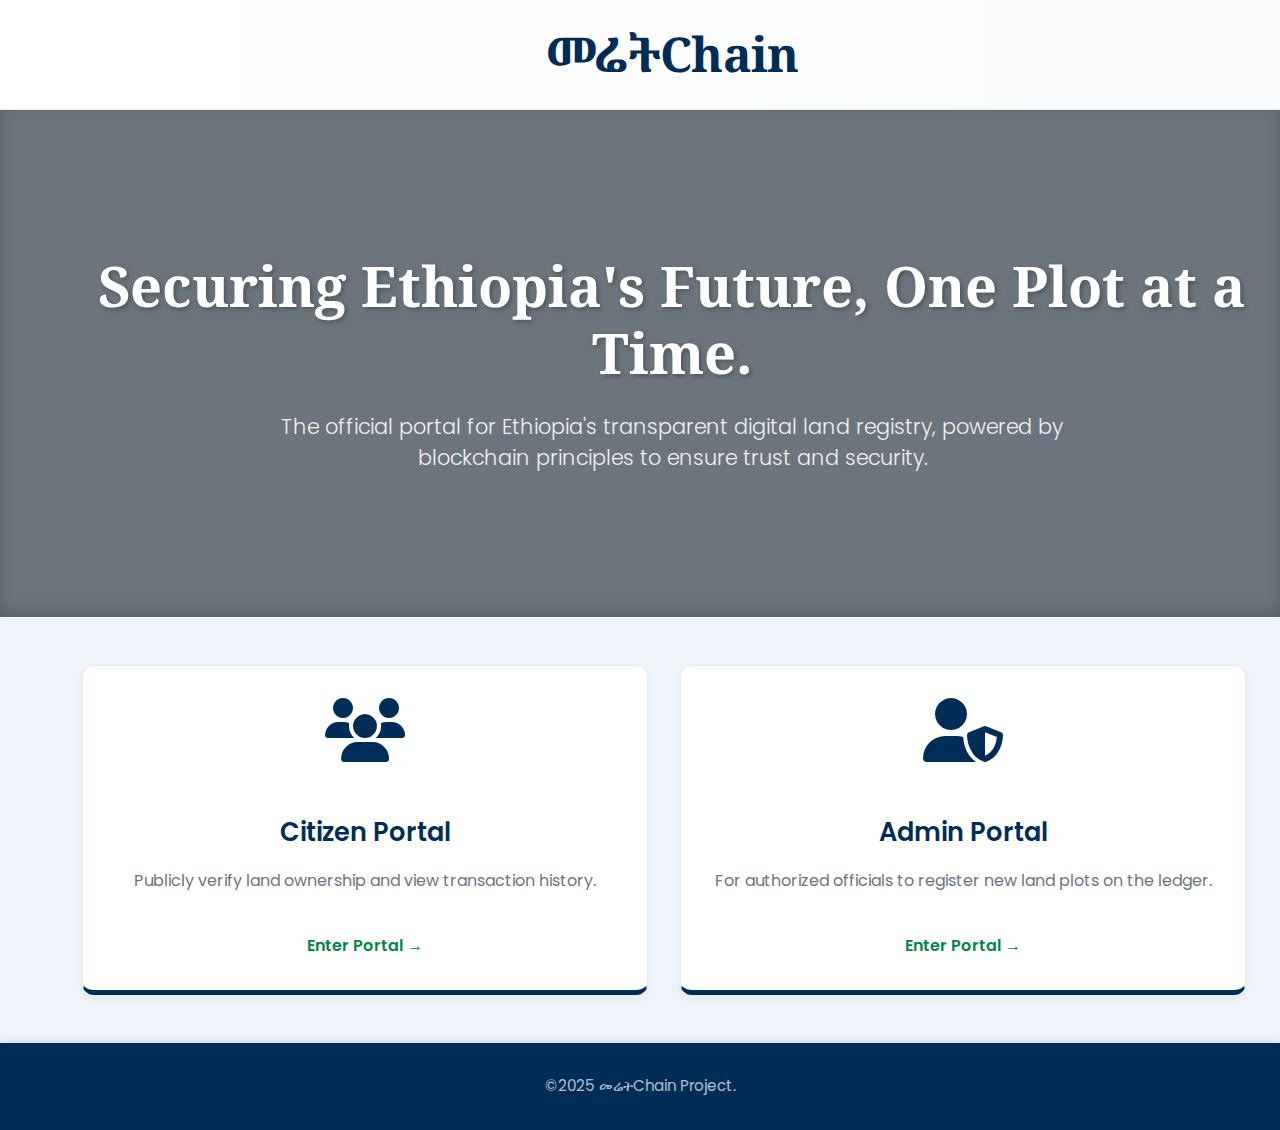
<file: index.html>
<!DOCTYPE html>
<html lang="en">
<head>
  <meta charset="utf-8">
  <meta name="viewport" content="width=device-width, initial-scale=1.0">
  <title>መሬትChain (MidirChain) - The Ethiopian Land Registry</title>
  
  <link rel="preconnect" href="https://fonts.googleapis.com">
  <link rel="preconnect" href="https://fonts.gstatic.com" crossorigin>
  <link href="https://fonts.googleapis.com/css2?family=Noto+Serif+Ethiopic:wght@700&family=Poppins:wght@400;600;700&display=swap" rel="stylesheet">
  <link rel="stylesheet" href="https://cdnjs.cloudflare.com/ajax/libs/font-awesome/6.2.0/css/all.min.css">
  
  <link href="style.css" rel="stylesheet" type="text/css" />
</head>

<body>
  <header class="main-header">
    <div class="container">
      <div class="header-left">
       
      </div>
      <div class="header-center">
        <a href="index.html" class="home-link"><h1>መሬትChain</h1></a>
      </div>
      <div class="header-right">
      </div>
    </div>
  </header>

  
  </div>
  <div id="overlay"></div> 
  <section class="hero">
    <div class="container">
      <h2>Securing Ethiopia's Future, One Plot at a Time.</h2>
      <p>The official portal for Ethiopia's transparent digital land registry, powered by blockchain principles to ensure trust and security.</p>
    </div>
  </section>

  <section class="portal-nav">
    <div class="container">
      <a href="citizen.html" class="portal-card">
        <i class="fas fa-users"></i>
        <h3>Citizen Portal</h3>
        <p>Publicly verify land ownership and view transaction history.</p>
        <span>Enter Portal →</span>
      </a>
      <a href="admin.html" class="portal-card">
        <i class="fas fa-user-shield"></i>
        <h3>Admin Portal</h3>
        <p>For authorized officials to register new land plots on the ledger.</p>
        <span>Enter Portal →</span>
      </a>
    </div>
  </section>

  <footer class="main-footer">
    <p>©2025 መሬትChain Project.</p>
  </footer>
</body>
</html>
</file>
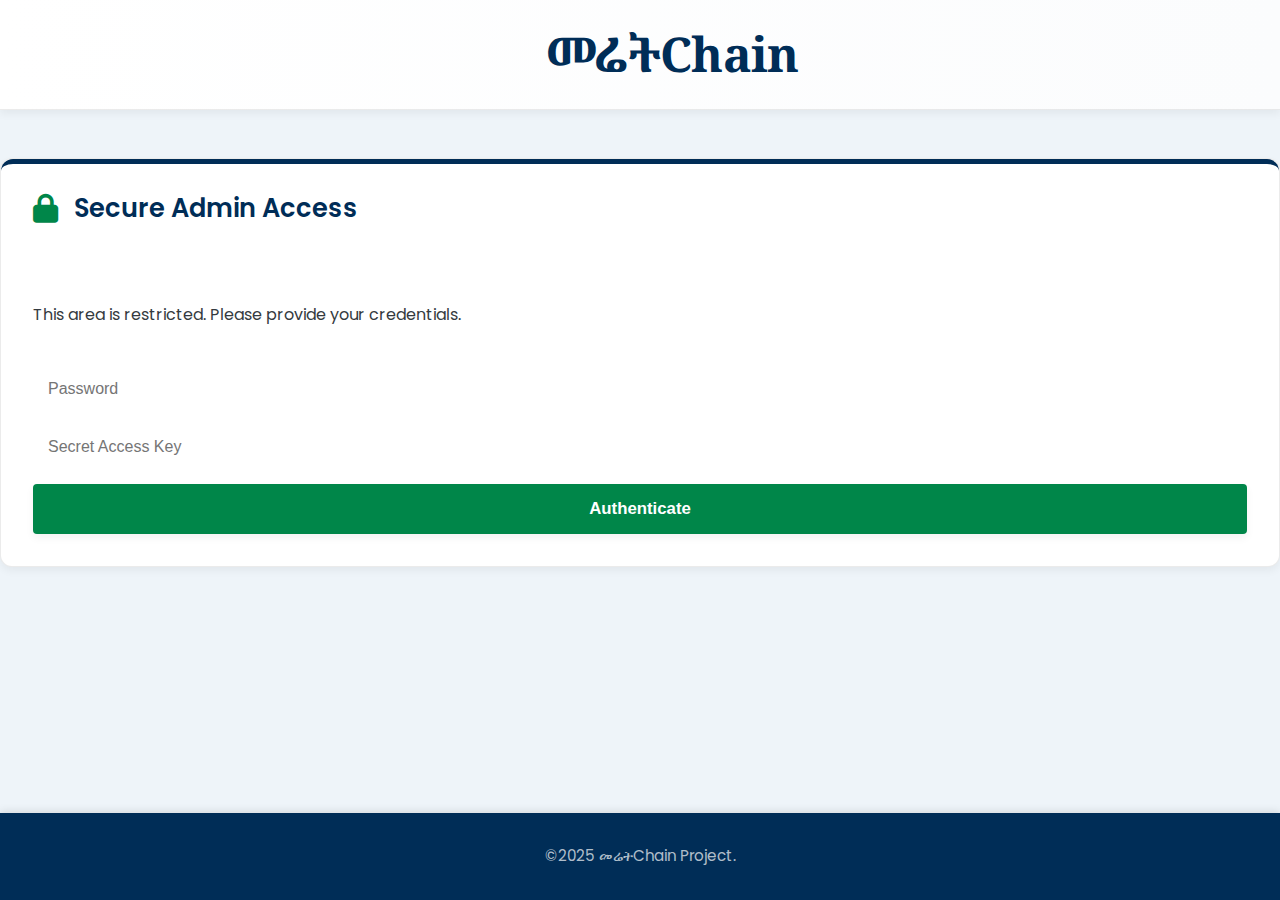
<file: admin.html>
<!DOCTYPE html>
<html lang="en">
<head>
  <meta charset="utf-8">
  <meta name="viewport" content="width=device-width, initial-scale=1.0">
  <title>Admin Portal - መሬትChain</title>
  
  <link rel="preconnect" href="https://fonts.googleapis.com">
  <link rel="preconnect" href="https://fonts.gstatic.com" crossorigin>
  <link href="https://fonts.googleapis.com/css2?family=Noto+Serif+Ethiopic:wght@700&family=Poppins:wght@400;600;700&display=swap" rel="stylesheet">
  <link rel="stylesheet" href="https://cdnjs.cloudflare.com/ajax/libs/font-awesome/6.2.0/css/all.min.css">
  
  <link href="style.css" rel="stylesheet" type="text/css" />
</head>

<body>
  <header class="main-header">
    <div class="container">
      <a href="index.html" class="home-link"><h1>መሬትChain</h1></a>
    </div>
  </header>

  <main class="container page-content">
    <!-- Login Form - Shown by default -->
    <article id="login-section">
      <header><i class="fas fa-lock"></i> Secure Admin Access</header>
      <form id="login-form">
        <p>This area is restricted. Please provide your credentials.</p>
        <input type="password" id="password" placeholder="Password" required>
        <input type="password" id="access-key" placeholder="Secret Access Key" required>
        <button type="submit" class="primary-btn">Authenticate</button>
      </form>
    </article>

    <!-- Admin Content - Hidden by default -->
    <div id="admin-content" style="display: none;">
      <article class="admin-panel">
        <header><i class="fas fa-user-shield"></i> Official Use: Register New Plot</header>
        <form id="register-form">
          <input type="text" id="plot-id" placeholder="Unique Plot ID" required>
          <input type="text" id="owner-name" placeholder="Owner's Full Name" required>
          <input type="text" id="gps-coords" placeholder="GPS Coordinates (e.g., 9.02, 38.74)" required>
          
          <!-- NEW Relational Location Fields -->
          <fieldset class="relational-location-fieldset">
            <legend>Relational Location Description (Optional)</legend>
            <input type="text" id="north-of" placeholder="North Of (e.g., Main Road)">
            <input type="text" id="south-of" placeholder="South Of (e.g., River Bank)">
            <input type="text" id="east-of" placeholder="East Of (e.g., School Compound)">
            <input type="text" id="west-of" placeholder="West Of (e.g., Farmer Tesfaye's Land)">
          </fieldset>

          <button type="submit" class="secondary-btn">Register New Plot</button>
        </form>
      </article>

      <article id="transaction-management">
        <header><i class="fas fa-exchange-alt"></i> Land Transaction Management</header>
        <p>Record new transactions for existing land plots (e.g., Sale, Inheritance, Resolution).</p>
        <form id="transaction-form">
          <input type="text" id="transaction-plot-id" placeholder="Existing Plot ID" required>
          <input type="text" id="new-owner-name" placeholder="New Owner's Full Name" required>
          <select id="transaction-type" required>
            <option value="">Select Transaction Type</option>
            <option value="Sale">Sale</option>
            <option value="Inheritance">Inheritance</option>
            <option value="Dispute Resolution">Dispute Resolution</option>
            <option value="Other">Other</option>
          </select>
          <textarea id="transaction-notes" placeholder="Notes (e.g., Sale price, reason)" rows="3"></textarea>
          <button type="submit" class="primary-btn">Record Transaction</button>
        </form>
      </article>

      <article id="credentials-management">
        <header><i class="fas fa-key"></i> Security Settings</header>
        <p>Update your login password and secret access key below.</p>
        <form id="credentials-form">
          <input type="password" id="current-password" placeholder="Current Password" required>
          <input type="password" id="new-password" placeholder="New Password" required>
          <input type="password" id="new-access-key" placeholder="New Secret Access Key" required>
          <button type="submit" class="primary-btn">Update Credentials</button>
        </form>
      </article>

      <article class="data-management">
        <header><i class="fas fa-database"></i> Ledger Data Management</header>
        <p>Securely backup the entire land ledger to a file or restore from a previous backup.</p>
        <div class="button-group">
          <button id="export-button" class="primary-btn">Export Ledger to File</button>
          <label for="import-file" class="secondary-btn import-label">Import Ledger from File</label>
          <input type="file" id="import-file" style="display: none;">
        </div>
      </article>
    </div>
  </main>
  
  <footer class="main-footer">
    <p>©2025 መሬትChain Project.</p>
  </footer>

  <script src="script.js"></script>
</body>
</html>
</file>
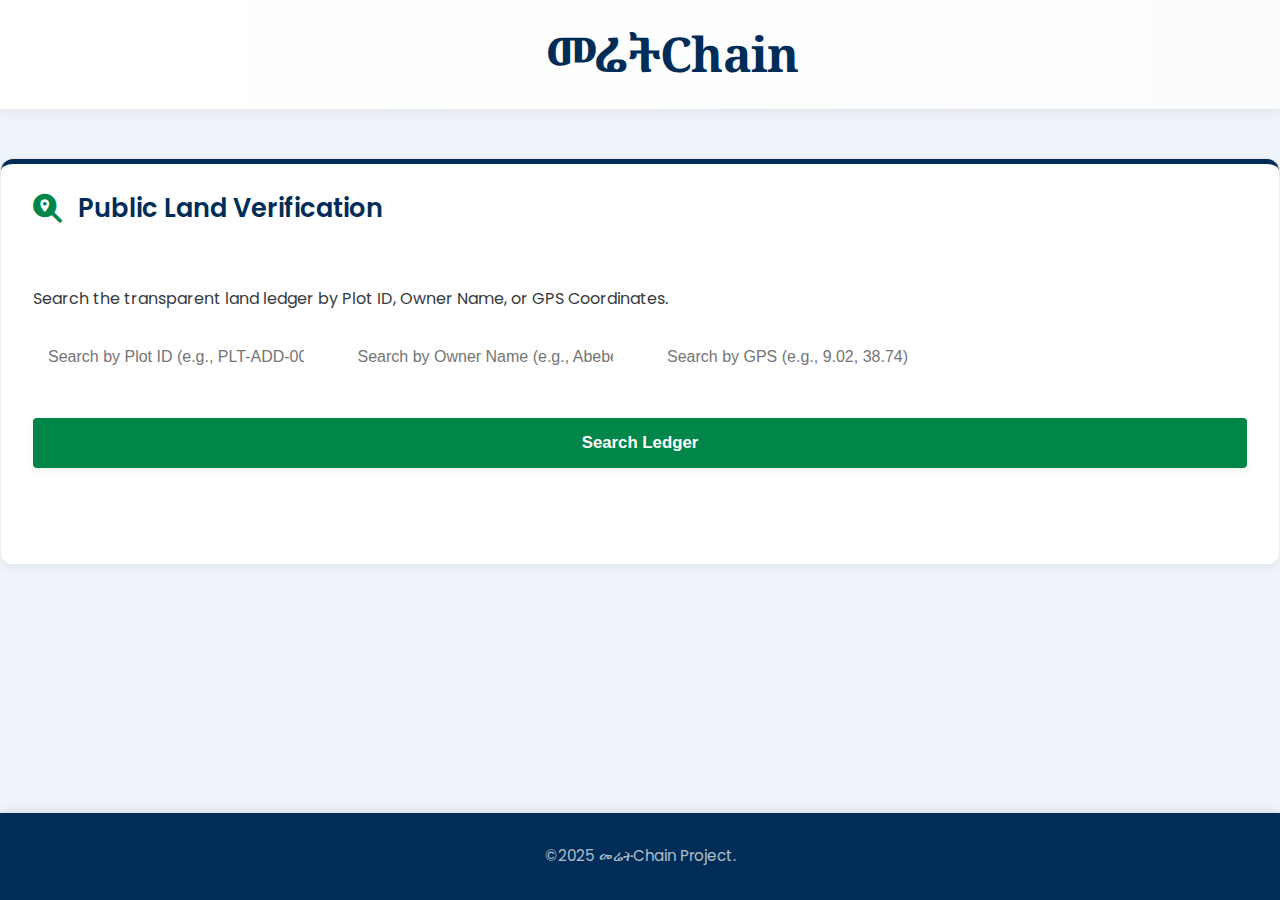
<file: citizen.html>
<!DOCTYPE html>
<html lang="en">
<head>
  <meta charset="utf-8">
  <meta name="viewport" content="width=device-width, initial-scale=1.0">
  <title>Citizen Portal - መሬትChain</title>
  
  <link rel="preconnect" href="https://fonts.googleapis.com">
  <link rel="preconnect" href="https://fonts.gstatic.com" crossorigin>
  <link href="https://fonts.googleapis.com/css2?family=Noto+Serif+Ethiopic:wght@700&family=Poppins:wght@400;600;700&display=swap" rel="stylesheet">
  <link rel="stylesheet" href="https://cdnjs.cloudflare.com/ajax/libs/font-awesome/6.2.0/css/all.min.css">
  
  <link href="style.css" rel="stylesheet" type="text/css" />
</head>

<body>
  <header class="main-header">
    <div class="container">
      <a href="index.html" class="home-link"><h1>መሬትChain</h1></a>
    </div>
  </header>

  <main class="container page-content">
    <article id="search-portal">
      <header><i class="fas fa-search-location"></i> Public Land Verification</header>
      <p>Search the transparent land ledger by Plot ID, Owner Name, or GPS Coordinates.</p>
      
      <form id="search-form" class="search-form-grid">
        <input type="text" id="search-plot-id" placeholder="Search by Plot ID (e.g., PLT-ADD-001)">
        <input type="text" id="search-owner-name" placeholder="Search by Owner Name (e.g., Abebe Kebede)">
        <input type="text" id="search-gps-coords" placeholder="Search by GPS (e.g., 9.02, 38.74)">
        <button type="submit" class="primary-btn">Search Ledger</button>
      </form>
      
      <div id="search-results-list" style="margin-top: 2rem;"></div>
      
      <div id="results-container" style="display:none; margin-top: 2rem;">
          <hr>
          <h4><i class="fas fa-file-invoice"></i> Official Ledger Record</h4>
          <h3 id="result-plot-id"></h3>
          <p><strong>Current Owner:</strong> <span id="result-owner"></span></p>
          <!-- MODIFIED: GPS is now a clickable link -->
          <p><strong>Registered GPS Coordinates:</strong> <a id="result-gps-link" href="#" target="_blank" title="View on Google Maps"><span id="result-gps"></span> <i class="fas fa-external-link-alt gps-link-icon"></i></a></p>
          
          <!-- NEW: Relational Location Display -->
          <div id="result-relational-location" class="relational-location-display">
            <h5>Relational Location:</h5>
            <p><strong>North Of:</strong> <span id="result-north-of"></span></p>
            <p><strong>South Of:</strong> <span id="result-south-of"></span></p>
            <p><strong>East Of:</strong> <span id="result-east-of"></span></p>
            <p><strong>West Of:</strong> <span id="result-west-of"></span></p>
          </div>

          <h5 style="margin-top: 1.5rem;">Immutable Transaction History:</h5>
          <div id="result-history"></div>
      </div>
    </article>
  </main>

  <footer class="main-footer">
    <p>©2025 መሬትChain Project.</p>
  </footer>

  <script src="script.js"></script>
</body>
</html>
</file>
<file: style.css>
/* ---
   Theme: The Official Digital Portal for መሬትChain
   Version: 5.0 (Apex of Authority & Elegance)
--- */

/* --- Fonts & Core Variables --- */
@import url('https://fonts.googleapis.com/css2?family=Noto+Serif+Ethiopic:wght@700&family=Poppins:wght@300;400;500;600;700&display=swap');

:root {
  /* Official Ethiopian-inspired Palette (Deep & Rich) */
  --color-primary-navy: #002D57; /* Deepest Navy Blue - Core structural elements */
  --color-accent-gold: #FCDD09;  /* Vibrant Gold - Key highlights, focus */
  --color-secondary-green: #008649; /* Rich Green - Primary actions, success */
  --color-tertiary-red: #DA121A;  /* Bold Red - Alerts, critical info */

  /* Neutral Tones for Backgrounds & Text */
  --color-bg-body: #eef4f9;      /* Very light, airy blue-grey for the page background */
  --color-bg-card: #ffffff;      /* Crisp white for all content cards */
  --color-text-header: #212529;  /* Near-black for main headings */
  --color-text-body: #343a40;    /* Dark grey for general text */
  --color-text-light: #6c757d;   /* Muted grey for secondary/descriptive text */

  /* Borders & Shadows */
  --border-thin: 1px solid rgba(0, 0, 0, 0.08); /* Extremely subtle border */
  --border-accent: 3px solid var(--color-accent-gold); /* Thicker accent border */
  --shadow-light: 0 4px 8px rgba(0, 0, 0, 0.05);  /* Very soft, diffused shadow */
  --shadow-medium: 0 8px 20px rgba(0, 0, 0, 0.1); /* Slightly more prominent for hover */

  /* Spacing & Radii */
  --space-xs: 0.5rem;   /* 8px */
  --space-sm: 1rem;     /* 16px */
  --space-md: 1.5rem;   /* 24px */
  --space-lg: 2rem;     /* 32px */
  --space-xl: 3rem;     /* 48px */
  --radius-sm: 4px;
  --radius-md: 8px;
  --radius-lg: 12px;
}

/* --- Base Body & Layout --- */
html {
  scroll-behavior: smooth;
}

body {
  margin: 0;
  font-family: 'Poppins', sans-serif;
  background-color: var(--color-bg-body);
  color: var(--color-text-body);
  line-height: 1.6;
  display: flex;
  flex-direction: column;
  min-height: 100vh;
  -webkit-font-smoothing: antialiased; /* Smoother text rendering */
  -moz-osx-font-smoothing: grayscale; /* Smoother text rendering */
}

.container {
  width: 100%;
  max-width: 1280px; /* Even wider for more spacious feel */
  margin: 0 auto;
  padding: 0 var(--space-lg);
}

/* --- Official Header --- */
.main-header {
  background-color: var(--color-bg-card);
  border-bottom: var(--border-thin);
  padding: var(--space-sm) 0;
  box-shadow: var(--shadow-light);
  /* A subtle gradient can add depth */
  background: linear-gradient(to right, var(--color-bg-card), #fbfcfd);
}

.main-header .container {
  display: flex;
  align-items: center;
  justify-content: center;
}

.main-header h1, .home-link {
  font-family: 'Noto Serif Ethiopic', serif;
  font-size: 3rem; /* Larger, more commanding title */
  color: var(--color-primary-navy);
  text-decoration: none;
  margin: 0;
  font-weight: 700; /* Ensure it's very bold */
  letter-spacing: -0.02em; /* Tighter letter spacing for professional look */
  transition: color 0.3s ease;
}

.main-header h1:hover, .home-link:hover h1 {
  color: var(--color-accent-gold); /* Subtle hover effect on title */
}

/* --- Footer --- */
.main-footer {
  background-color: var(--color-primary-navy);
  color: rgba(255,255,255,0.7);
  padding: var(--space-lg) 0;
  text-align: center;
  font-size: 0.95rem;
  margin-top: auto;
  box-shadow: 0 -2px 8px rgba(0,0,0,0.1);
}
.main-footer p {
    margin: 0;
    line-height: 1.5;
}

/* --- Hero Section (Homepage Banner) --- */
.hero {
  text-align: center;
  padding: 6rem var(--space-lg); /* More vertical padding */
  background: linear-gradient(135deg, var(--color-primary-navy) 0%, var(--color-primary-medium) 100%); /* Elegant gradient */
  background-color: #6c757d;
  color: var(--color-bg-card); /* White text on dark background */
  box-shadow: inset 0 -5px 15px rgba(0,0,0,0.2); /* Inner shadow for depth */
}
.hero h2 {
  font-family: 'Noto Serif Ethiopic', serif;
  font-size: 3.5rem; /* Large, commanding headline */
  font-weight: 700;
  margin-bottom: var(--space-md);
  text-shadow: 2px 2px 5px rgba(0,0,0,0.3); /* Subtle text shadow */
  line-height: 1.2;
}
.hero p {
  font-size: 1.3rem; /* Larger body text */
  max-width: 800px;
  margin: 0 auto var(--space-xl) auto;
  opacity: 0.9;
  line-height: 1.5;
  font-weight: 300; /* Lighter weight for hero text */
}
.hero-button {
  background: var(--color-accent-gold);
  color: var(--color-primary-navy);
  padding: 1.2rem 2.8rem; /* Larger padding */
  border-radius: 50px; /* Pill shape */
  text-decoration: none;
  font-weight: 600;
  font-size: 1.1rem;
  transition: all 0.3s ease-in-out;
  box-shadow: 0 6px 15px rgba(252, 221, 9, 0.4);
}
.hero-button:hover {
  background: var(--color-primary-navy);
  color: var(--color-accent-gold);
  transform: translateY(-5px);
  box-shadow: 0 10px 25px rgba(0, 0, 0, 0.3);
}

/* --- Portal Navigation (Homepage Cards) --- */
.portal-nav .container {
  display: flex;
  justify-content: center;
  gap: var(--space-lg);
  padding: var(--space-xl) var(--space-md);
}

.portal-card {
  background: var(--color-bg-card);
  border: var(--border-thin);
  border-radius: var(--radius-lg);
  padding: var(--space-lg);
  text-align: center;
  text-decoration: none;
  color: var(--color-text-body);
  flex: 1; /* Allow cards to grow equally */
  max-width: 500px; /* Max width for larger screens */
  box-shadow: var(--shadow-light);
  transition: all 0.3s ease;
  border-bottom: 5px solid var(--color-primary-navy); /* Strong bottom border accent */
}

.portal-card:hover {
  transform: translateY(-8px); /* More pronounced lift */
  box-shadow: var(--shadow-medium);
  border-bottom-color: var(--color-accent-gold); /* Gold accent on hover */
}

.portal-card .fas {
  font-size: 4rem; /* Larger icons */
  color: var(--color-primary-navy);
  margin-bottom: var(--space-md);
}

.portal-card h3 {
  font-size: 1.6rem; /* Larger heading */
  color: var(--color-primary-navy);
  margin-bottom: var(--space-xs);
  font-weight: 600;
}

.portal-card p {
  font-size: 1rem;
  color: var(--color-text-light);
  margin-bottom: var(--space-md);
  line-height: 1.5;
}

.portal-card span {
  display: inline-block; /* Allows padding and consistent spacing */
  margin-top: var(--space-sm);
  font-weight: 600;
  color: var(--color-secondary-green);
  transition: color 0.3s ease;
}
.portal-card:hover span {
    color: var(--color-primary-navy); /* Text changes color on hover */
}

/* --- Main Content Area for Sub-pages (Citizen/Admin) --- */
.page-content {
  padding: var(--space-xl) 0; /* More vertical padding */
}

/* --- Article Cards (Forms, Data, Security) --- */
article {
  background: var(--color-bg-card);
  border: var(--border-thin);
  border-radius: var(--radius-lg); /* Larger radius */
  padding: var(--space-lg); /* More internal padding */
  box-shadow: var(--shadow-light);
  margin-bottom: var(--space-lg); /* More space between cards */
}

article header {
  font-size: 1.6rem; /* Larger header text */
  font-weight: 600;
  color: var(--color-primary-navy);
  margin: calc(-1 * var(--space-lg)) calc(-1 * var(--space-lg)) var(--space-lg) calc(-1 * var(--space-lg));
  padding: var(--space-md) var(--space-lg); /* More padding within header */
  border-bottom: 1px solid var(--border-color-light);
  border-top: 5px solid var(--color-primary-navy); /* Stronger top border */
  border-radius: var(--radius-lg) var(--radius-lg) 0 0;
  display: flex; /* For icon alignment */
  align-items: center;
}

article header .fas {
  margin-right: var(--space-sm);
  color: var(--color-secondary-green); /* Green icons */
  font-size: 1.8rem; /* Larger header icons */
}

article p {
  color: var(--color-text-body);
  font-size: 1rem;
  margin-bottom: var(--space-md);
  line-height: 1.7; /* Increased line height for readability */
}

/* --- Forms & Buttons --- */
form {
  display: grid;
  gap: var(--space-sm); /* Consistent gap between form elements */
}

input[type="text"],
input[type="search"],
input[type="password"],
select, /* Style for the new select dropdown */
textarea { /* Style for the new textarea */
  width: 100%;
  padding: 12px 15px; /* Slightly more horizontal padding */
  font-size: 1rem;
  border: var(--border-medium);
  border-radius: var(--radius-sm);
  transition: border-color 0.2s, box-shadow 0.2s;
  box-sizing: border-box; /* Ensures padding doesn't push width over 100% */
}

input:focus,
select:focus,
textarea:focus {
  outline: none;
  border-color: var(--color-primary-navy);
  box-shadow: 0 0 0 3px rgba(0, 45, 87, 0.15);
}

button {
  width: 100%;
  border: none;
  font-weight: 600; /* Slightly bolder text */
  padding: 15px 20px; /* More padding for a substantial feel */
  border-radius: var(--radius-sm);
  color: var(--color-bg-card); /* White text on colored buttons */
  font-size: 1.05rem; /* Slightly larger text */
  cursor: pointer;
  transition: all 0.25s ease-in-out;
  box-shadow: var(--shadow-light); /* Subtle shadow on buttons */
}

.primary-btn {
  background: var(--color-secondary-green);
}
.primary-btn:hover {
  background: #00703e; /* Slightly darker green */
  box-shadow: 0 6px 12px rgba(0, 134, 73, 0.3);
  transform: translateY(-2px);
}

.secondary-btn {
  background: var(--color-primary-navy);
}
.secondary-btn:hover {
  background: #001f3d; /* Slightly darker navy */
  box-shadow: 0 6px 12px rgba(0, 45, 87, 0.3);
  transform: translateY(-2px);
}

/* --- Results & Data Management Specifics --- */
#results-container hr {
  border-top: 1px solid var(--border-color-light);
  margin: var(--space-md) 0;
}
#results-container h4, #results-container h5 {
  color: var(--color-primary-navy);
  margin-bottom: var(--space-sm);
}

#result-history p {
  background-color: var(--color-bg-body); /* Body background color for history items */
  border-left: 5px solid var(--color-secondary-green); /* Stronger left border */
  padding: 12px 15px;
  margin-bottom: var(--space-xs);
  border-radius: var(--radius-sm);
  font-size: 0.9rem;
  line-height: 1.5;
  color: var(--color-text-body);
}
#result-history p strong { color: var(--color-primary-navy); }
#result-history p i { color: var(--color-text-light); }


.data-management .button-group {
  display: flex;
  gap: var(--space-sm);
  flex-wrap: wrap; /* Allow buttons to wrap on small screens */
}
.data-management .import-label {
  display: inline-block;
  text-align: center;
  padding: 15px 20px; /* Match button padding */
  cursor: pointer;
  background: var(--color-primary-navy); /* Ensure label button has proper background */
  border-radius: var(--radius-sm);
  color: var(--color-bg-card);
  font-weight: 600;
  transition: all 0.25s ease-in-out;
  box-shadow: var(--shadow-light);
}
.data-management .import-label:hover {
    background: #001f3d;
    box-shadow: 0 6px 12px rgba(0, 45, 87, 0.3);
    transform: translateY(-2px);
}


/* --- Enhanced Citizen Search Results --- */
.search-form-grid {
  display: grid;
  gap: var(--space-md);
  grid-template-columns: repeat(auto-fit, minmax(280px, 1fr));
}
.search-form-grid button {
  grid-column: 1 / -1;
  margin-top: var(--space-sm); /* Add a little space above the search button */
}

#search-results-list {
  display: grid;
  gap: var(--space-md);
  grid-template-columns: repeat(auto-fit, minmax(320px, 1fr)); /* Slightly wider cards */
  margin-top: var(--space-lg);
  padding: var(--space-sm); /* Small padding for the grid itself */
}

.search-result-card {
  background: var(--color-bg-card);
  border: var(--border-thin);
  border-radius: var(--radius-md);
  padding: var(--space-md);
  box-shadow: var(--shadow-light);
  cursor: pointer;
  transition: all 0.25s ease-in-out;
  border-left: 5px solid var(--color-primary-navy); /* Strong left border */
}
.search-result-card:hover {
  transform: translateY(-5px);
  box-shadow: var(--shadow-medium);
  border-left-color: var(--color-accent-gold); /* Gold on hover */
}
.search-result-card h3 {
  font-size: 1.3rem;
  color: var(--color-primary-navy);
  margin-top: 0;
  margin-bottom: var(--space-xs);
  font-weight: 600;
}
.search-result-card p {
  font-size: 0.95rem;
  color: var(--color-text-light);
  margin-bottom: var(--space-xs);
}
.search-result-card span {
  display: block;
  font-weight: 500;
  color: var(--color-secondary-green);
  margin-top: var(--space-sm);
  transition: color 0.3s ease;
}
.search-result-card:hover span {
    color: var(--color-primary-navy);
}

/* Responsive Adjustments */
@media (max-width: 992px) {
  .hero h2 { font-size: 2.8rem; }
  .hero p { font-size: 1.1rem; }
  .main-header h1 { font-size: 2.2rem; }
}

@media (max-width: 768px) {
  .container { padding: 0 var(--space-sm); }
  .portal-nav .container { flex-direction: column; align-items: center; gap: var(--space-md); padding: var(--space-lg) var(--space-sm); }
  .portal-card { width: 100%; max-width: 400px; padding: var(--space-md); }
  .hero { padding: 4rem var(--space-sm); }
  .hero h2 { font-size: 2.2rem; }
  .hero p { font-size: 1rem; }
  .hero-button { padding: 0.8rem 1.8rem; font-size: 0.9rem; }
  
  .page-content { padding: var(--space-lg) 0; }
  article { padding: var(--space-md); }
  article header { padding: var(--space-md); margin-left: calc(-1 * var(--space-md)); margin-right: calc(-1 * var(--space-md)); font-size: 1.4rem; }
  article header .fas { font-size: 1.6rem; }

  .search-form-grid { grid-template-columns: 1fr; }
  .search-form-grid button { grid-column: auto; }
  #search-results-list { grid-template-columns: 1fr; }
  .data-management .button-group { flex-direction: column; }
}
/* --- NEW STYLES FOR RELATIONAL LOCATION --- */
.relational-location-fieldset {
  border: var(--border-thin);
  padding: var(--space-sm) var(--space-md);
  margin-top: var(--space-sm);
  border-radius: var(--radius-md);
  background-color: var(--color-bg-body); /* Slightly different background for the fieldset */
}
.relational-location-fieldset legend {
  font-weight: 500;
  color: var(--color-primary-navy);
  padding: 0 var(--space-xs);
  font-size: 1.1rem;
}

.relational-location-display {
  margin-top: var(--space-md);
  padding: var(--space-md);
  background-color: var(--color-bg-body); /* Consistent with fieldset */
  border-radius: var(--radius-md);
  border: var(--border-thin);
}
.relational-location-display h5 {
  color: var(--color-primary-navy);
  margin-top: 0;
  margin-bottom: var(--space-sm);
  font-size: 1.1rem; /* Consistent with legend */
}
.relational-location-display p {
  font-size: 0.95rem;
  margin-bottom: var(--space-xs);
}
.relational-location-display p strong {
  color: var(--color-text-dark);
  display: inline-block; /* Helps with alignment if needed */
  min-width: 80px; /* Align the values nicely */
}

/* Style for the GPS link icon */
.gps-link-icon {
  font-size: 0.8em; /* Make icon slightly smaller */
  margin-left: var(--space-xs);
  color: var(--color-secondary-green); /* Use action green for the link icon */
  vertical-align: middle; /* Align with text */
}

/* Ensure the GPS link itself is styled nicely */
#result-gps-link {
    text-decoration: none;
    color: var(--color-text-body); /* Standard text color for the link */
    transition: color 0.2s ease;
}
#result-gps-link:hover {
    color: var(--color-secondary-green); /* Change color on hover */
    text-decoration: underline;
}
</file>
